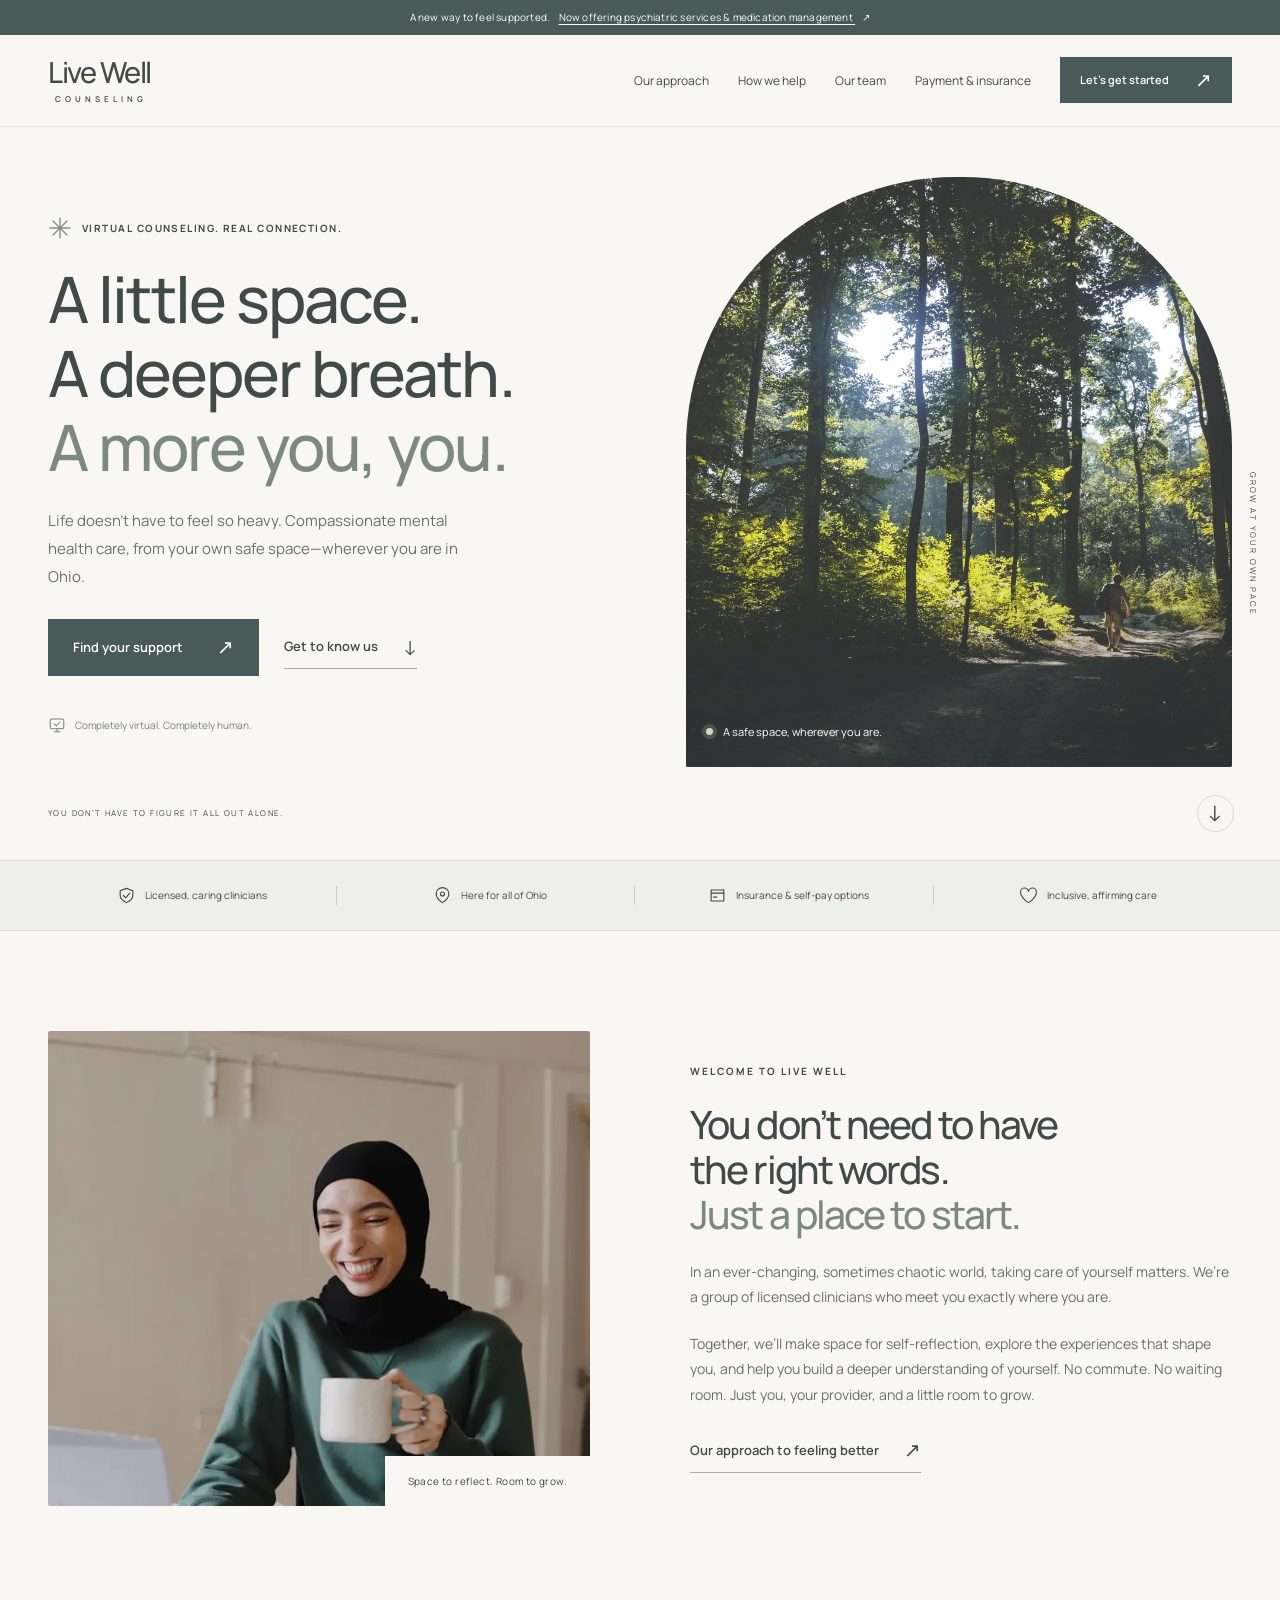
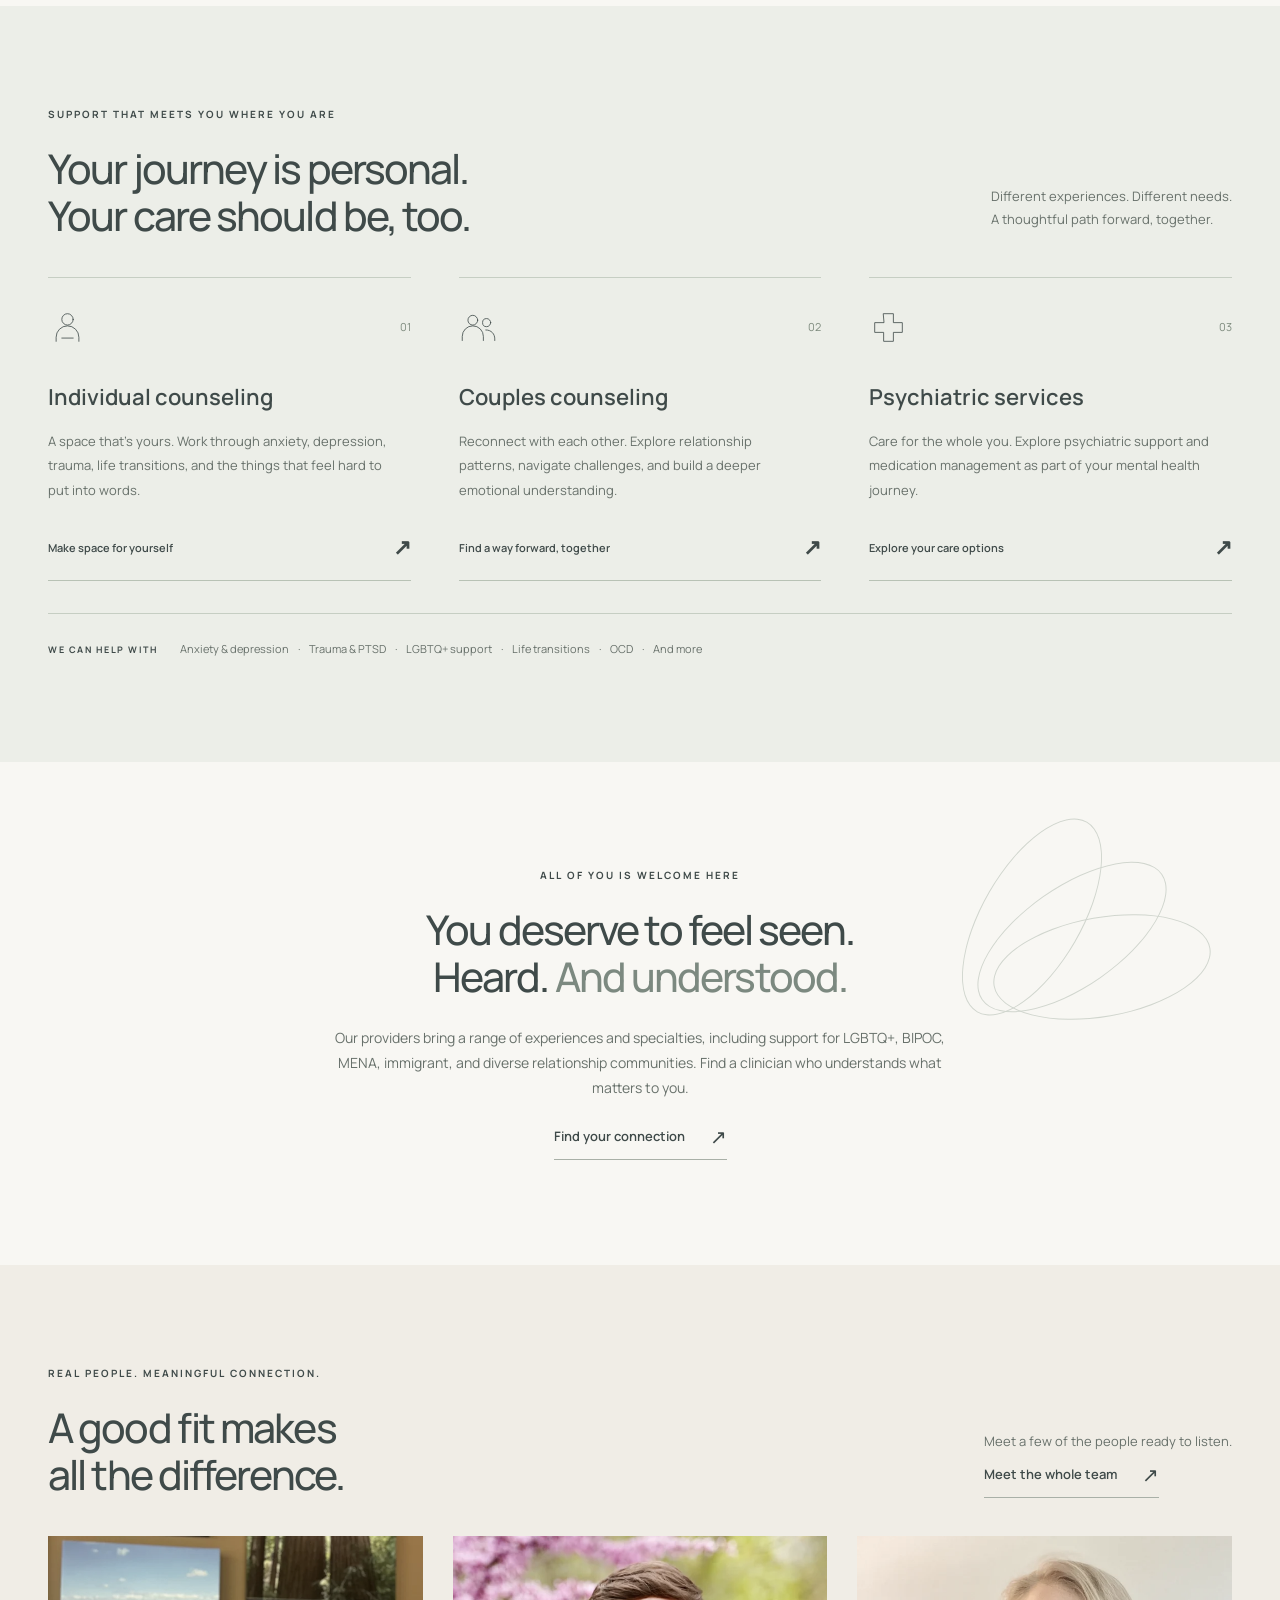
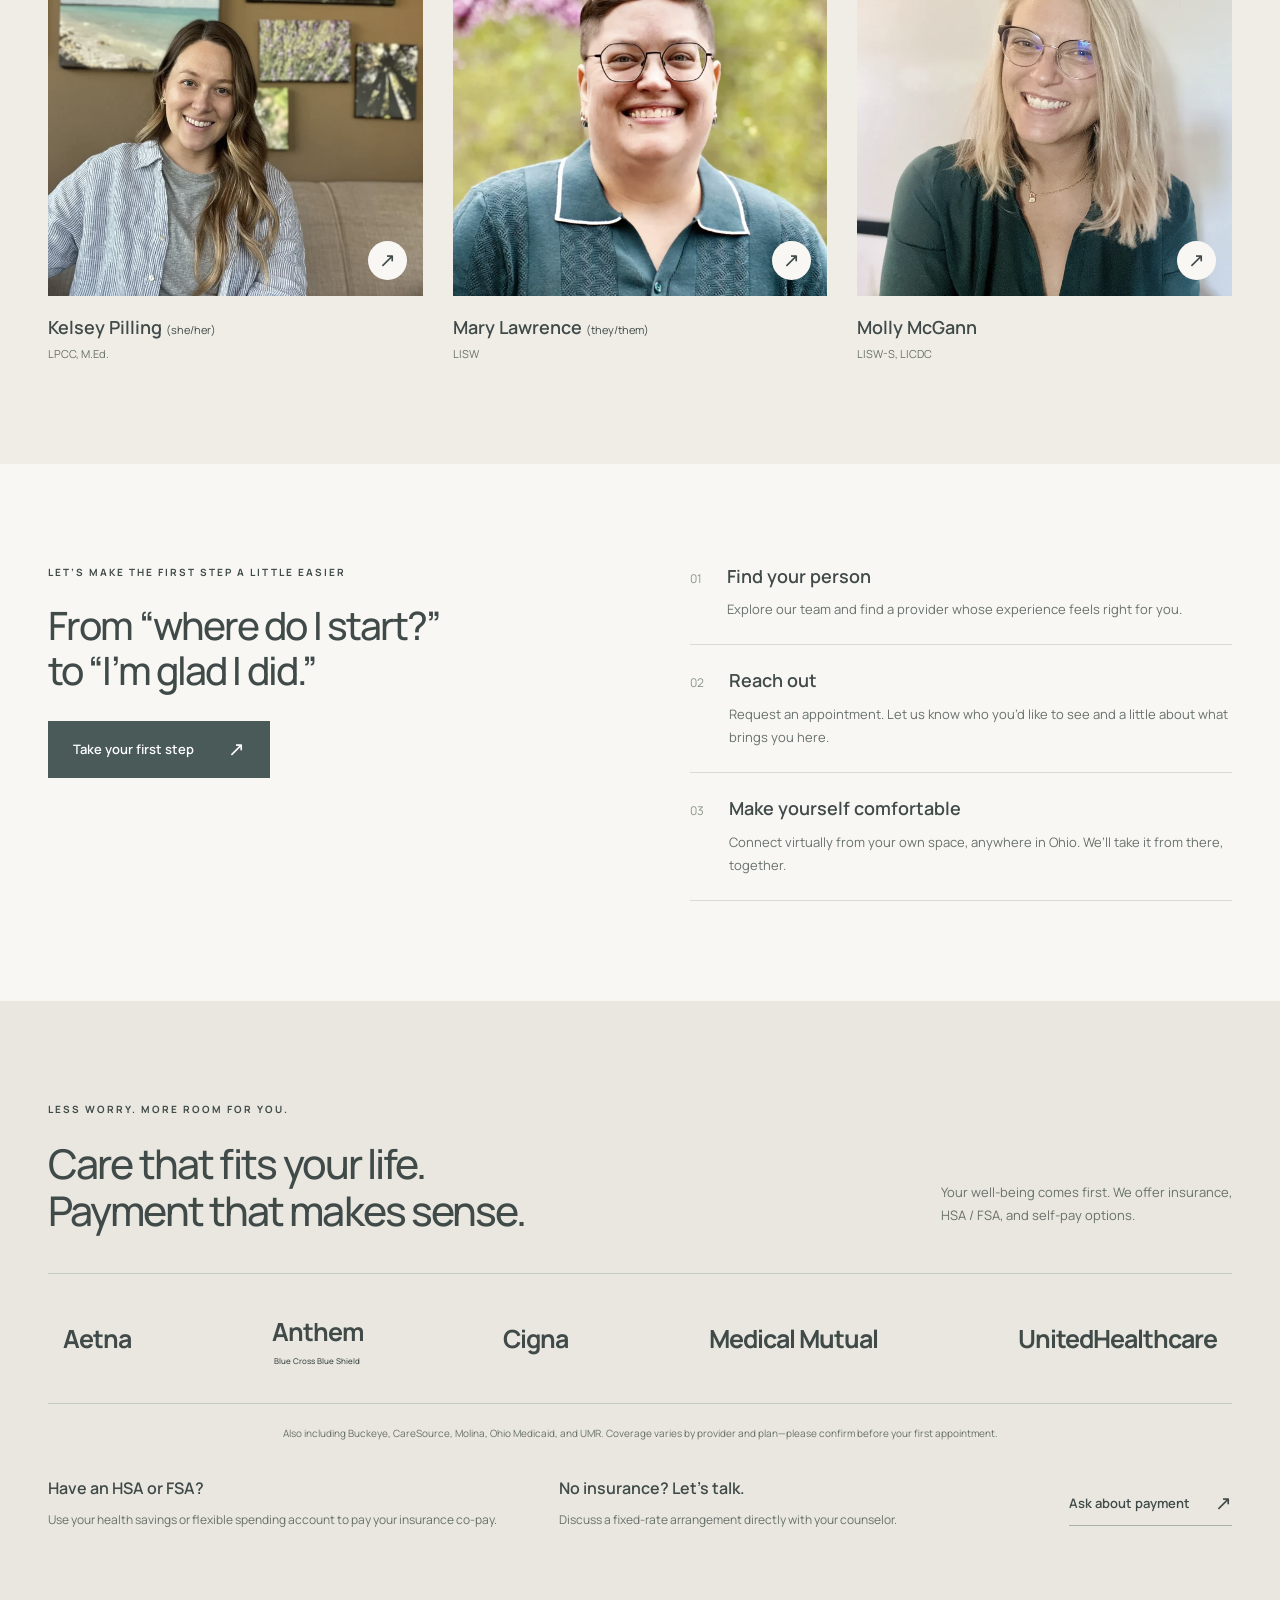
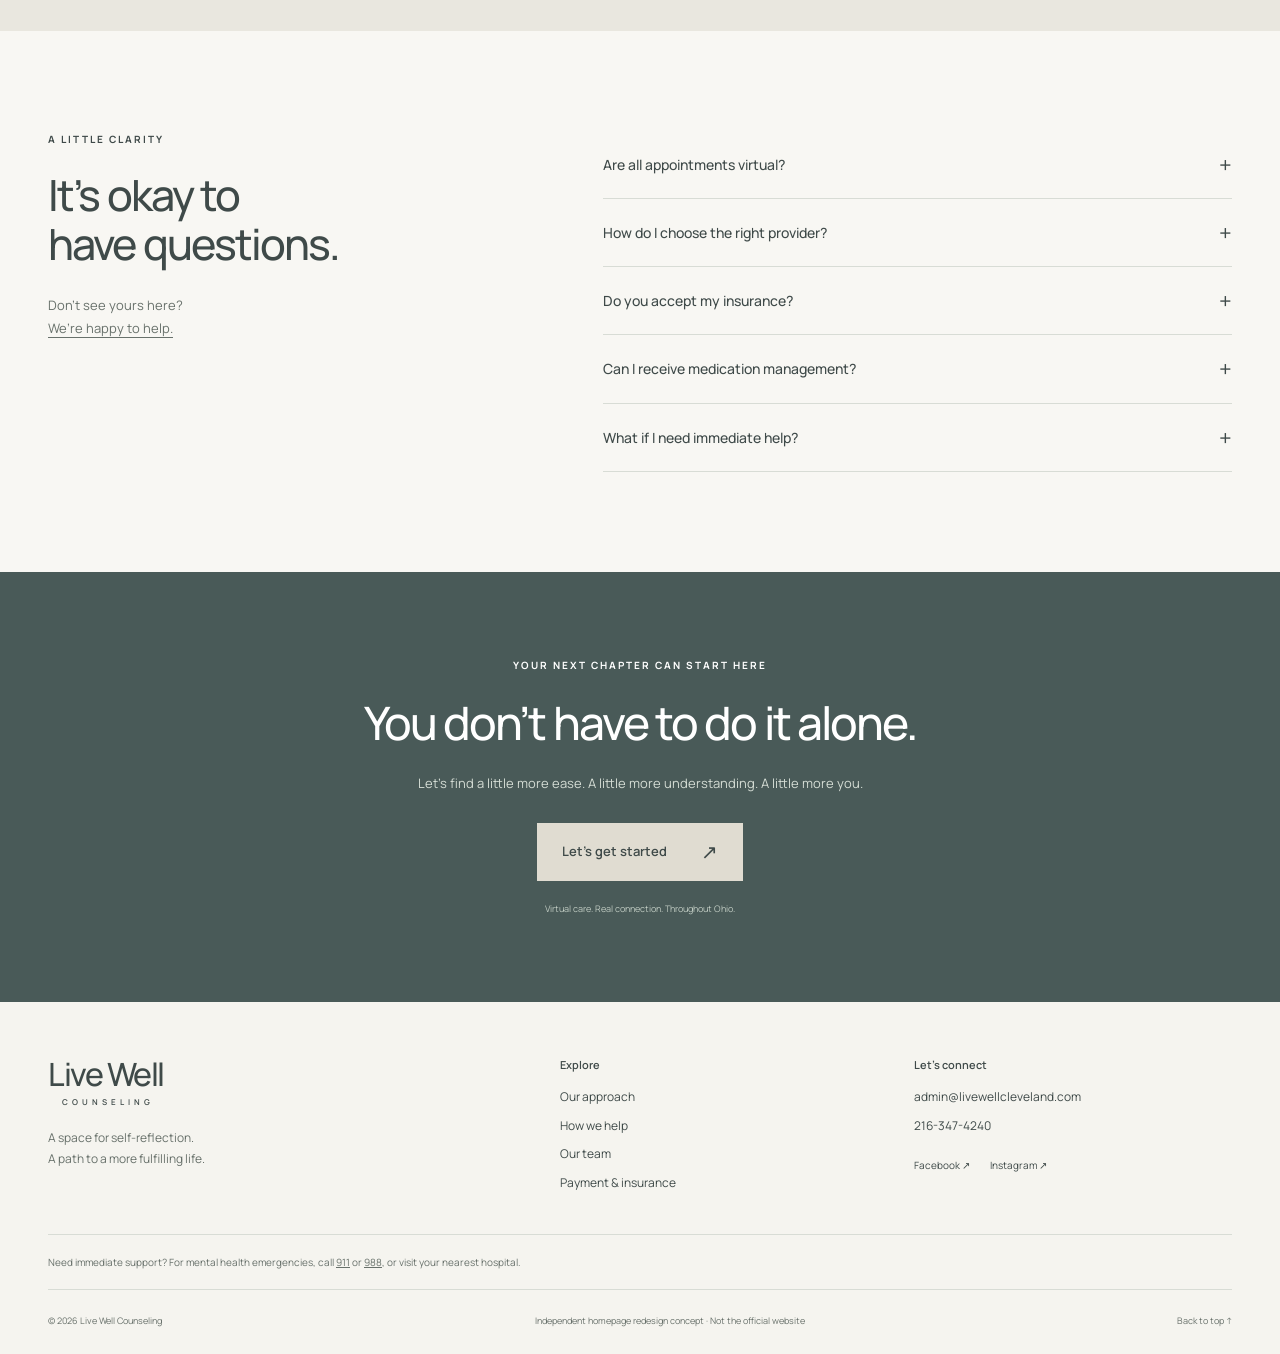
<file: index.html>
<!doctype html>
<html lang="en">
<head>
<meta charset="utf-8"><meta name="viewport" content="width=device-width, initial-scale=1"><meta name="robots" content="noindex, nofollow"><meta name="theme-color" content="#495a58">
<title>Live Well Counseling — A little space to become yourself.</title><meta name="description" content="Compassionate virtual counseling and psychiatric services, wherever you are in Ohio. Find your provider at Live Well Counseling.">
<link rel="icon" href="assets/icons/favicon.svg" type="image/svg+xml"><link rel="preload" href="assets/fonts/manrope-latin-400-normal.woff2" as="font" type="font/woff2" crossorigin><link rel="stylesheet" href="css/style.css"><script src="js/script.js" defer></script>
</head>
<body>
<a class="skip" href="#main">Skip to content</a>
<div class="announcement">A new way to feel supported. <a href="#services">Now offering psychiatric services & medication management <span aria-hidden="true">↗</span></a></div>
<header class="header"><div class="nav-wrap"><a class="brand" href="#" aria-label="Live Well Counseling home">Live Well<span>COUNSELING</span></a><button class="menu-toggle" aria-controls="navigation" aria-expanded="false" aria-label="Open navigation"><span></span><span></span></button><nav id="navigation" aria-label="Main navigation"><a href="#approach">Our approach</a><a href="#services">How we help</a><a href="#team">Our team</a><a href="#payment">Payment & insurance</a><a class="button button-small" href="https://www.livewellcleveland.com/contact">Let’s get started <span aria-hidden="true">↗</span></a></nav></div></header>
<main id="main">
<section class="hero"><div class="hero-copy"><div class="eyebrow"><svg class="tiny-star" viewBox="0 0 24 24" aria-hidden="true"><path d="M12 2v20M2 12h20M5 5l14 14M5 19 19 5"/></svg> VIRTUAL COUNSELING. REAL CONNECTION.</div><h1>A little space.<br>A deeper breath.<br><span>A more you, you.</span></h1><p>Life doesn’t have to feel so heavy. Compassionate mental health care, from your own safe space—wherever you are in Ohio.</p><div class="hero-actions"><a class="button" href="https://www.livewellcleveland.com/contact">Find your support <span aria-hidden="true">↗</span></a><a class="text-link" href="#approach">Get to know us <span aria-hidden="true">↓</span></a></div><div class="hero-note"><svg viewBox="0 0 24 24" aria-hidden="true"><rect x="3" y="4" width="18" height="13" rx="2"/><path d="M8 21h8M12 17v4m-4-11 3 3 5-5"/></svg>Completely virtual. Completely human.</div></div><div class="hero-visual"><img src="assets/images/hero.webp" alt="A quiet moment in nature, with room to breathe" fetchpriority="high"><div class="image-label"><span class="status-dot"></span> A safe space, wherever you are.</div><span class="vertical-label">GROW AT YOUR OWN PACE</span></div><div class="hero-bottom"><span>YOU DON’T HAVE TO FIGURE IT ALL OUT ALONE.</span><a href="#approach" aria-label="Explore our approach">↓</a></div></section>
<div class="trust-strip"><span><svg viewBox="0 0 24 24" aria-hidden="true"><path d="M12 3 4 6v6c0 5 8 9 8 9s8-4 8-9V6Z"/><path d="m8 12 3 3 5-6"/></svg>Licensed, caring clinicians</span><span><svg viewBox="0 0 24 24" aria-hidden="true"><path d="M20 10c0 6-8 11-8 11S4 16 4 10a8 8 0 1 1 16 0Z"/><circle cx="12" cy="10" r="2.5"/></svg>Here for all of Ohio</span><span><svg viewBox="0 0 24 24" aria-hidden="true"><path d="M20 5H4v14h16ZM4 9h16M7 14h4"/></svg>Insurance & self-pay options</span><span><svg viewBox="0 0 24 24" aria-hidden="true"><path d="M12 21S2 15 2 8a5 5 0 0 1 10-1 5 5 0 0 1 10 1c0 7-10 13-10 13Z"/></svg>Inclusive, affirming care</span></div>
<section class="approach section wrap" id="approach"><div class="approach-image"><img src="assets/images/approach.webp" alt="A woman holding a warm drink while connecting from home" loading="lazy"><span class="photo-caption">Space to reflect. Room to grow.</span></div><div class="approach-copy"><span class="eyebrow">WELCOME TO LIVE WELL</span><h2>You don’t need to have<br>the right words.<br><span>Just a place to start.</span></h2><p>In an ever-changing, sometimes chaotic world, taking care of yourself matters. We’re a group of licensed clinicians who meet you exactly where you are.</p><p>Together, we’ll make space for self-reflection, explore the experiences that shape you, and help you build a deeper understanding of yourself. No commute. No waiting room. Just you, your provider, and a little room to grow.</p><a class="text-link" href="https://www.livewellcleveland.com/about">Our approach to feeling better <span aria-hidden="true">↗</span></a></div></section>
<section class="services section" id="services"><div class="wrap"><div class="section-heading"><div><span class="eyebrow">SUPPORT THAT MEETS YOU WHERE YOU ARE</span><h2>Your journey is personal.<br>Your care should be, too.</h2></div><p>Different experiences. Different needs.<br>A thoughtful path forward, together.</p></div><div class="service-grid"><a class="service" href="https://www.livewellcleveland.com/ourteam"><span class="service-top"><svg viewBox="0 0 48 48" aria-hidden="true"><circle cx="24" cy="14" r="7"/><path d="M10 41v-5a14 14 0 0 1 28 0v5M17 37h14"/></svg><span>01</span></span><h3>Individual counseling</h3><p>A space that’s yours. Work through anxiety, depression, trauma, life transitions, and the things that feel hard to put into words.</p><span class="service-link">Make space for yourself <span aria-hidden="true">↗</span></span></a><a class="service" href="https://www.livewellcleveland.com/ourteam"><span class="service-top"><svg viewBox="0 0 48 48" aria-hidden="true"><circle cx="17" cy="15" r="6"/><circle cx="34" cy="18" r="5"/><path d="M4 40v-5a13 13 0 0 1 26 0v5m3-13c7 0 11 5 11 11v2"/></svg><span>02</span></span><h3>Couples counseling</h3><p>Reconnect with each other. Explore relationship patterns, navigate challenges, and build a deeper emotional understanding.</p><span class="service-link">Find a way forward, together <span aria-hidden="true">↗</span></span></a><a class="service" href="https://www.livewellcleveland.com/contact"><span class="service-top"><svg viewBox="0 0 48 48" aria-hidden="true"><path d="M18 7h12v11h11v12H30v11H18V30H7V18h11Z"/></svg><span>03</span></span><h3>Psychiatric services</h3><p>Care for the whole you. Explore psychiatric support and medication management as part of your mental health journey.</p><span class="service-link">Explore your care options <span aria-hidden="true">↗</span></span></a></div><div class="specialties"><span>WE CAN HELP WITH</span><p>Anxiety & depression <i>·</i> Trauma & PTSD <i>·</i> LGBTQ+ support <i>·</i> Life transitions <i>·</i> OCD <i>·</i> And more</p></div></div></section>
<section class="inclusion section wrap"><span class="eyebrow">ALL OF YOU IS WELCOME HERE</span><h2>You deserve to feel seen.<br>Heard. <span>And understood.</span></h2><p>Our providers bring a range of experiences and specialties, including support for LGBTQ+, BIPOC, MENA, immigrant, and diverse relationship communities. Find a clinician who understands what matters to you.</p><a class="text-link" href="https://www.livewellcleveland.com/ourteam">Find your connection <span aria-hidden="true">↗</span></a><div class="inclusion-art" aria-hidden="true"><span></span><span></span><span></span></div></section>
<section class="team section" id="team"><div class="wrap"><div class="section-heading"><div><span class="eyebrow">REAL PEOPLE. MEANINGFUL CONNECTION.</span><h2>A good fit makes<br>all the difference.</h2></div><div><p>Meet a few of the people ready to listen.</p><a class="text-link" href="https://www.livewellcleveland.com/ourteam">Meet the whole team <span aria-hidden="true">↗</span></a></div></div><div class="team-grid"><a class="person" href="https://www.livewellcleveland.com/kelsey-pilling"><div class="portrait"><img src="assets/images/kelsey.webp" alt="Kelsey Pilling" loading="lazy"><span aria-hidden="true">↗</span></div><h3>Kelsey Pilling <small>(she/her)</small></h3><p>LPCC, M.Ed.</p></a><a class="person" href="https://www.livewellcleveland.com/mary-lawrence"><div class="portrait"><img src="assets/images/mary.webp" alt="Mary Lawrence" loading="lazy"><span aria-hidden="true">↗</span></div><h3>Mary Lawrence <small>(they/them)</small></h3><p>LISW</p></a><a class="person" href="https://www.livewellcleveland.com/mollymcgann"><div class="portrait"><img src="assets/images/molly.webp" alt="Molly McGann" loading="lazy"><span aria-hidden="true">↗</span></div><h3>Molly McGann</h3><p>LISW-S, LICDC</p></a></div></div></section>
<section class="steps section wrap"><div><span class="eyebrow">LET’S MAKE THE FIRST STEP A LITTLE EASIER</span><h2>From “where do I start?”<br>to “I’m glad I did.”</h2><a class="button" href="https://www.livewellcleveland.com/contact">Take your first step <span aria-hidden="true">↗</span></a></div><ol><li><span>01</span><div><h3>Find your person</h3><p>Explore our team and find a provider whose experience feels right for you.</p></div></li><li><span>02</span><div><h3>Reach out</h3><p>Request an appointment. Let us know who you’d like to see and a little about what brings you here.</p></div></li><li><span>03</span><div><h3>Make yourself comfortable</h3><p>Connect virtually from your own space, anywhere in Ohio. We’ll take it from there, together.</p></div></li></ol></section>
<section class="payment section" id="payment"><div class="wrap"><span class="eyebrow">LESS WORRY. MORE ROOM FOR YOU.</span><div class="section-heading"><h2>Care that fits your life.<br>Payment that makes sense.</h2><p>Your well-being comes first. We offer insurance,<br>HSA / FSA, and self-pay options.</p></div><div class="insurers" aria-label="Insurance options"><span>Aetna</span><span>Anthem <small>Blue Cross Blue Shield</small></span><span>Cigna</span><span>Medical Mutual</span><span>UnitedHealthcare</span></div><p class="insurance-note">Also including Buckeye, CareSource, Molina, Ohio Medicaid, and UMR. Coverage varies by provider and plan—please confirm before your first appointment.</p><div class="payment-options"><div><h3>Have an HSA or FSA?</h3><p>Use your health savings or flexible spending account to pay your insurance co-pay.</p></div><div><h3>No insurance? Let’s talk.</h3><p>Discuss a fixed-rate arrangement directly with your counselor.</p></div><a class="text-link" href="https://www.livewellcleveland.com/contact">Ask about payment <span aria-hidden="true">↗</span></a></div></div></section>
<section class="faq section wrap" id="faq"><div><span class="eyebrow">A LITTLE CLARITY</span><h2>It’s okay to<br>have questions.</h2><p>Don’t see yours here?<br><a href="mailto:admin@livewellcleveland.com">We’re happy to help.</a></p></div><div class="questions"><details><summary>Are all appointments virtual?</summary><p>Yes. Live Well Counseling is a completely virtual telehealth practice. Meet with your provider from the convenience of your own space, anywhere in Ohio.</p></details><details><summary>How do I choose the right provider?</summary><p>Each clinician has different specialties and experience. Explore the <a href="https://www.livewellcleveland.com/ourteam">team’s biographies</a>, then reach out to request an appointment with the provider who feels like a good fit.</p></details><details><summary>Do you accept my insurance?</summary><p>Our practice lists Aetna, Anthem Blue Cross and Blue Shield of Ohio, Buckeye, CareSource, Cigna, Medical Mutual, Molina, Ohio Medicaid, UMR, and United HealthCare. Confirm your specific plan and provider’s participation with us before booking.</p></details><details><summary>Can I receive medication management?</summary><p>Yes, we offer psychiatric services and medication management. <a href="https://www.livewellcleveland.com/contact">Contact the practice</a> to learn about available care options.</p></details><details><summary>What if I need immediate help?</summary><p>This website is not an emergency service. For mental health emergencies, call <a href="tel:911">911</a> or <a href="tel:988">988</a>, or visit your nearest hospital.</p></details></div></section>
<section class="final-cta"><div class="wrap"><span class="eyebrow">YOUR NEXT CHAPTER CAN START HERE</span><h2>You don’t have to do it alone.</h2><p>Let’s find a little more ease. A little more understanding. A little more you.</p><a class="button button-light" href="https://www.livewellcleveland.com/contact">Let’s get started <span aria-hidden="true">↗</span></a><span class="cta-note">Virtual care. Real connection. Throughout Ohio.</span></div></section>
</main>
<footer><div class="wrap"><div class="footer-main"><div><a class="brand" href="#">Live Well<span>COUNSELING</span></a><p>A space for self-reflection.<br>A path to a more fulfilling life.</p></div><div><h3>Explore</h3><a href="#approach">Our approach</a><a href="#services">How we help</a><a href="#team">Our team</a><a href="#payment">Payment & insurance</a></div><div><h3>Let’s connect</h3><a href="mailto:admin@livewellcleveland.com">admin@livewellcleveland.com</a><a href="tel:+12163474240">216-347-4240</a><div class="socials"><a href="https://www.facebook.com/livewellcleveland">Facebook ↗</a><a href="https://instagram.com/livewellcleveland">Instagram ↗</a></div></div></div><div class="crisis">Need immediate support? For mental health emergencies, call <a href="tel:911">911</a> or <a href="tel:988">988</a>, or visit your nearest hospital.</div><div class="footer-bottom"><span>© <span id="year">2026</span> Live Well Counseling</span><span>Independent homepage redesign concept · Not the official website</span><a href="#">Back to top ↑</a></div></div></footer>
<a class="mobile-cta button" href="https://www.livewellcleveland.com/contact">Find your support <span aria-hidden="true">↗</span></a>
</body></html>
</file>
<file: css/style.css>
@font-face{font-family:Manrope;src:url('../assets/fonts/manrope-latin-400-normal.woff2') format('woff2');font-weight:400;font-display:swap}@font-face{font-family:Manrope;src:url('../assets/fonts/manrope-latin-500-normal.woff2') format('woff2');font-weight:500;font-display:swap}@font-face{font-family:Manrope;src:url('../assets/fonts/manrope-latin-600-normal.woff2') format('woff2');font-weight:600;font-display:swap}@font-face{font-family:Manrope;src:url('../assets/fonts/manrope-latin-700-normal.woff2') format('woff2');font-weight:700;font-display:swap}
:root{--ink:#3f4a49;--sage:#495a58;--clay:#bba499;--beige:#e0dcd1;--paper:#f8f7f3;--white:#fff;--line:#d8dcd5;--muted:#68716b;--gutter:24px}*{box-sizing:border-box}html{scroll-behavior:smooth;scroll-padding-top:105px}body{margin:0;background:var(--paper);color:var(--ink);font-family:Manrope,sans-serif;font-size:15px;line-height:1.8}a{color:inherit;text-decoration:none}button{font:inherit}img{display:block;width:100%;height:100%;object-fit:cover}svg{width:24px;height:24px;fill:none;stroke:currentColor;stroke-width:1.4;stroke-linecap:round;stroke-linejoin:round;flex-shrink:0}h1,h2,h3,p{margin:0}h1,h2{font-weight:500;line-height:1.15;letter-spacing:-1.9px}h1{font-size:clamp(42px,5vw,73px)}h2{font-size:clamp(31px,3.2vw,46px)}h2 span,h1 span{color:#7c8980}h3{font-size:20px;font-weight:600;line-height:1.4}p{color:var(--muted)}.wrap{width:min(1200px,calc(100% - var(--gutter)*2));margin-inline:auto}.section{padding-block:76px}.eyebrow{display:block;font-size:10px;font-weight:700;line-height:1.7;letter-spacing:2px;margin-bottom:22px}.button{display:inline-flex;align-items:center;justify-content:space-between;gap:34px;background:var(--sage);color:#fff;padding:16px 24px;min-height:55px;font-size:13px;font-weight:600;border:1px solid var(--sage);transition:background .2s,transform .2s}.button:hover{background:#354643;transform:translateY(-2px)}.button span,.text-link span{font-size:20px;font-weight:400;line-height:1}.text-link{display:inline-flex;align-items:center;gap:25px;font-size:13px;font-weight:600;padding-block:10px;border-bottom:1px solid #a9b0a7}.text-link:hover{color:#778575}.skip{position:fixed;top:-100px;left:16px;z-index:100;background:#fff;padding:12px}.skip:focus{top:10px}:focus-visible{outline:3px solid #97634e;outline-offset:5px}.announcement{text-align:center;background:var(--sage);color:#fff;padding:9px 20px;font-size:10px;line-height:1.7;letter-spacing:.2px}.announcement a{margin-left:6px;text-decoration:underline;text-underline-offset:3px}.announcement a span{display:inline-block;margin-left:7px}.header{position:sticky;top:0;z-index:30;background:rgba(248,247,243,.97);border-bottom:1px solid #495a581a}.nav-wrap{max-width:1320px;margin:auto;padding:18px var(--gutter);display:flex;justify-content:space-between;align-items:center}.brand{font-size:29px;font-weight:500;letter-spacing:-1.5px;line-height:1.1;display:inline-flex;flex-direction:column;white-space:nowrap}.brand span{font-size:8px;letter-spacing:4px;font-weight:600;text-align:center;margin-top:6px;padding-left:4px}.menu-toggle{width:44px;height:44px;border:0;background:transparent;display:flex;flex-direction:column;justify-content:center;gap:7px;padding:10px;cursor:pointer}.menu-toggle span{height:1px;width:24px;background:var(--ink);transition:transform .2s}.menu-toggle[aria-expanded=true] span:first-child{transform:translateY(4px) rotate(45deg)}.menu-toggle[aria-expanded=true] span:last-child{transform:translateY(-4px) rotate(-45deg)}nav{display:none}nav.open{display:flex;position:absolute;top:100%;left:0;right:0;background:var(--paper);padding:22px 24px 30px;flex-direction:column;gap:20px;border-bottom:1px solid var(--line);box-shadow:0 20px 20px #3f4a4910}nav a{font-size:12px}nav a:not(.button):hover{color:#7c8980}.hero{max-width:1440px;margin:auto;position:relative}.hero-copy{padding:48px var(--gutter) 40px}.hero-copy .eyebrow{letter-spacing:1.6px;display:flex;gap:10px;align-items:center;font-size:9px}.tiny-star{font-size:25px;line-height:1;color:#849080}.hero h1{margin-bottom:24px}.hero-copy>p{max-width:410px;font-size:14px;line-height:1.85}.hero-actions{display:flex;flex-wrap:wrap;gap:18px;align-items:center;margin-top:28px}.hero-note{display:flex;align-items:center;gap:9px;margin-top:28px;font-size:10px;color:#7a827b}.hero-note svg{width:18px;height:18px}.hero-visual{height:370px;margin-inline:var(--gutter);position:relative;isolation:isolate}.hero-visual img{border-radius:180px 180px 0 0;object-position:center}.hero-visual:after{content:'';position:absolute;inset:55% 0 0;background:linear-gradient(transparent,#192a2850);z-index:0;pointer-events:none}.image-label{position:absolute;left:20px;bottom:25px;color:#fff;font-size:11px;z-index:1;display:flex;align-items:center;gap:10px}.status-dot{width:7px;height:7px;background:#d0dcc1;border-radius:50%;box-shadow:0 0 0 4px #f7faf126}.vertical-label{display:none}.hero-bottom{padding:26px var(--gutter);font-size:8px;letter-spacing:1.4px;display:flex;align-items:center;justify-content:space-between}.hero-bottom a{font-size:22px;border:1px solid var(--line);width:37px;height:37px;border-radius:50%;text-align:center;line-height:33px}.trust-strip{padding:23px var(--gutter);border-block:1px solid var(--line);display:grid;grid-template-columns:1fr 1fr;gap:22px 15px;background:#eeefe9}.trust-strip>span{display:flex;align-items:center;gap:9px;font-size:10px}.trust-strip svg{width:19px;height:19px}.approach{display:grid;gap:38px}.approach-image{position:relative;height:360px}.approach-image img{object-position:center;border-radius:2px}.photo-caption{position:absolute;bottom:0;right:0;background:var(--paper);padding:16px 23px;font-size:10px;letter-spacing:.4px}.approach-copy p{margin-top:22px;font-size:14px}.approach-copy .text-link{margin-top:22px}.services{background:#eceee8}.section-heading{display:flex;flex-direction:column;gap:25px;margin-bottom:38px}.section-heading>p,.section-heading>div>p{font-size:13px}.service-grid{display:grid;gap:0}.service{padding:28px 0;border-top:1px solid #c6cec3;display:flex;flex-direction:column;transition:background .2s}.service-top{display:flex;align-items:center;justify-content:space-between;margin-bottom:34px}.service-top svg{width:39px;height:39px;stroke-width:1}.service-top>span{font-size:11px;color:#7d8a7d}.service h3{margin-bottom:16px}.service p{font-size:13px;line-height:1.9;flex-grow:1;max-width:340px}.service-link{display:flex;justify-content:space-between;align-items:center;font-size:11px;font-weight:600;border-bottom:1px solid #b8c2b5;padding-block:25px 13px}.service-link span{font-size:22px;transition:transform .2s}.service:hover .service-link span{transform:translate(3px,-3px)}.specialties{border-top:1px solid #c6cec3;margin-top:32px;padding-top:23px;display:flex;flex-direction:column;gap:12px}.specialties>span{font-size:9px;font-weight:700;letter-spacing:1.5px;white-space:nowrap}.specialties p{font-size:11px;line-height:2.2}.specialties i{font-style:normal;margin:0 7px}.inclusion{text-align:center;position:relative;overflow:hidden;padding-block:85px}.inclusion h2{position:relative;z-index:1}.inclusion p{max-width:630px;margin:25px auto 15px;font-size:14px;position:relative;z-index:1}.inclusion-art{position:absolute;right:-50px;top:45px;width:200px;height:250px;opacity:.16;z-index:0;pointer-events:none}.inclusion-art span{position:absolute;border:1px solid #5d7461;width:100px;height:220px;border-radius:100%;transform:rotate(30deg);left:0}.inclusion-art span:nth-child(2){transform:rotate(55deg);left:40px;top:20px}.inclusion-art span:nth-child(3){transform:rotate(80deg);left:70px;top:50px}.team{background:#f0ede6}.team-grid{display:grid;gap:34px}.portrait{height:350px;position:relative;background:#d9d8ce;overflow:hidden}.portrait img{object-position:center 25%;transition:transform .6s;filter:saturate(.75)}.person:hover img{transform:scale(1.035)}.portrait>span{position:absolute;right:16px;bottom:16px;width:39px;height:39px;border-radius:50%;background:var(--paper);display:grid;place-items:center;font-size:20px}.person h3{font-size:17px;margin-top:19px}.person small{font-weight:400;font-size:11px}.person>p{font-size:11px;margin-top:4px}.steps{display:grid;gap:40px}.steps .button{margin-top:28px}.steps ol{list-style:none;padding:0;margin:0}.steps li{display:flex;gap:25px;padding:23px 0;border-bottom:1px solid var(--line)}.steps li:first-child{padding-top:0}.steps li>span{font-size:12px;color:#8b9688;padding-top:4px}.steps h3{font-size:18px}.steps li p{font-size:13px;margin-top:9px}.payment{background:#e9e7df}.insurers{display:flex;flex-wrap:wrap;justify-content:center;gap:24px 30px;border-block:1px solid #c7ccc2;padding:30px 0}.insurers>span{font-size:21px;letter-spacing:-1px;font-weight:700;text-align:center;align-self:center}.insurers small{display:block;font-weight:500;font-size:8px;letter-spacing:0}.insurance-note{text-align:center;max-width:750px;margin:20px auto 0;font-size:10px}.payment-options{display:grid;gap:28px;margin-top:35px}.payment-options h3{font-size:16px}.payment-options p{font-size:12px;margin-top:10px}.payment-options .text-link{align-self:center;justify-self:start}.faq{display:grid;gap:35px}.faq>div>p{font-size:13px;margin-top:25px}.faq>div>p a{text-decoration:underline;text-underline-offset:4px}details{border-bottom:1px solid var(--line)}summary{list-style:none;cursor:pointer;padding:21px 32px 21px 0;position:relative;font-size:14px;font-weight:500}summary::-webkit-details-marker{display:none}summary:after{content:'+';position:absolute;right:0;font-weight:400;font-size:22px;top:15px}details[open] summary:after{content:'−'}details p{padding:0 24px 24px 0;font-size:13px}details p a{text-decoration:underline}.final-cta{background:var(--sage);color:#fff;text-align:center;padding:70px var(--gutter);position:relative;overflow:hidden}.final-cta h2{font-size:clamp(32px,3.6vw,52px)}.final-cta p{color:#d4dcd4;font-size:13px;margin:23px auto 28px;max-width:540px}.button-light{background:var(--beige);color:var(--ink);border-color:var(--beige)}.button-light:hover{background:#fff}.cta-note{display:block;font-size:9px;color:#c1ccc3;margin-top:20px}footer{padding:55px 0 95px;background:#f5f4ef}.footer-main{display:grid;gap:35px}.footer-main .brand{font-size:32px}.footer-main p{font-size:12px;margin-top:20px}.footer-main h3{font-size:11px;margin-bottom:14px}.footer-main>div>a:not(.brand){display:block;font-size:12px;margin-top:7px;overflow-wrap:anywhere}.socials{display:flex;gap:20px;margin-top:20px;font-size:10px}.crisis{border-block:1px solid var(--line);padding-block:18px;margin-top:40px;font-size:10px;color:var(--muted)}.crisis a{text-decoration:underline}.footer-bottom{display:flex;flex-wrap:wrap;gap:15px;justify-content:space-between;margin-top:23px;font-size:9px;color:var(--muted)}.mobile-cta{position:fixed;bottom:12px;bottom:max(12px,env(safe-area-inset-bottom));left:16px;right:16px;z-index:25;box-shadow:0 3px 20px #233d362b;transition:opacity .2s,transform .2s}.mobile-cta.hidden{opacity:0;pointer-events:none;transform:translateY(90px)}
@media(min-width:600px){:root{--gutter:36px}.hero-visual{height:520px}.hero-visual img{border-radius:250px 250px 0 0}.team-grid{grid-template-columns:repeat(3,minmax(0,1fr));gap:20px}.portrait{height:280px}.person h3{font-size:15px}.person small{display:block}.footer-main{grid-template-columns:1fr 1fr}.footer-main>div:last-child{grid-column:2;grid-row:1}.footer-main>div:nth-child(2){grid-column:1}.payment-options{grid-template-columns:1fr 1fr}.trust-strip>span{justify-content:center}.service-grid{grid-template-columns:repeat(3,minmax(0,1fr));gap:25px}.service h3{font-size:18px;min-height:51px}.service p{font-size:12px}.service-link{font-size:10px;gap:7px}.specialties{flex-direction:row;align-items:baseline;gap:22px}}
@media(min-width:900px){:root{--gutter:48px}.section{padding-block:100px}.hero{display:grid;grid-template-columns:1.05fr 1fr;padding:50px max(48px,calc((100% - 1200px)/2)) 0;column-gap:50px}.hero-copy{padding:40px 0 28px;align-self:center}.hero h1{font-size:clamp(48px,5vw,71px)}.hero-copy .eyebrow{font-size:9px;letter-spacing:1.45px}.hero-visual{margin:0;height:560px}.hero-visual img{border-radius:270px 270px 2px 2px}.vertical-label{display:block;position:absolute;right:-28px;top:50%;writing-mode:vertical-rl;font-size:8px;letter-spacing:2px}.hero-bottom{grid-column:1/-1;padding:27px 0;font-size:8px}.hero-bottom a{margin-right:-2px}.hero-note{margin-top:35px}.trust-strip{grid-template-columns:repeat(4,1fr);padding-inline:max(48px,calc((100% - 1200px)/2));gap:10px}.trust-strip>span{font-size:10px;border-right:1px solid #cbd0c6}.trust-strip>span:last-child{border:0}.approach{grid-template-columns:1fr 1fr;gap:90px;align-items:center}.approach-image{height:475px}.approach-copy h2{font-size:39px}.section-heading{flex-direction:row;justify-content:space-between;align-items:flex-end;gap:50px}.section-heading>p{padding-bottom:7px}.service-grid{gap:40px}.service{padding:30px 0 0}.service h3{font-size:22px;min-height:0}.service p{font-size:13px}.service-top{margin-bottom:35px}.service-link{font-size:11px}.inclusion{padding-block:105px}.inclusion-art{right:50px;top:45px;opacity:.25}.portrait{height:360px}.team-grid{gap:30px}.person h3{font-size:18px}.person small{display:inline;font-size:11px}.steps{grid-template-columns:1fr 1fr;gap:100px}.steps h2{font-size:39px}.payment-options{grid-template-columns:1fr 1fr auto;gap:55px}.insurers{justify-content:space-between;padding:35px 15px}.insurers>span{font-size:25px}.faq{grid-template-columns:.85fr 1.15fr;gap:90px}.faq h2{font-size:43px}.final-cta{padding-block:85px}footer{padding-bottom:25px}.footer-main{grid-template-columns:1.5fr 1fr 1fr}.footer-main>div:last-child{grid-column:auto;grid-row:auto}.footer-main>div:nth-child(2){grid-column:auto}.mobile-cta{display:none}}
@media(min-width:1100px){nav{display:flex;align-items:center;gap:29px}.menu-toggle{display:none}.button-small{padding:12px 19px;min-height:45px;font-size:11px;gap:26px}.nav-wrap{padding-block:22px}.hero{column-gap:65px}.hero-copy{padding-top:35px}.hero-visual{height:590px}.hero-copy>p{font-size:15px}.hero-actions{gap:25px}.hero-note{margin-top:40px}.hero-bottom{padding-block:28px}.trust-strip{padding-block:25px}.approach{gap:100px}.service-grid{gap:48px}.hero-copy .eyebrow{font-size:10px}}
@media(prefers-reduced-motion:reduce){html{scroll-behavior:auto}*,*:before,*:after{transition:none!important;animation:none!important}}
</file>
